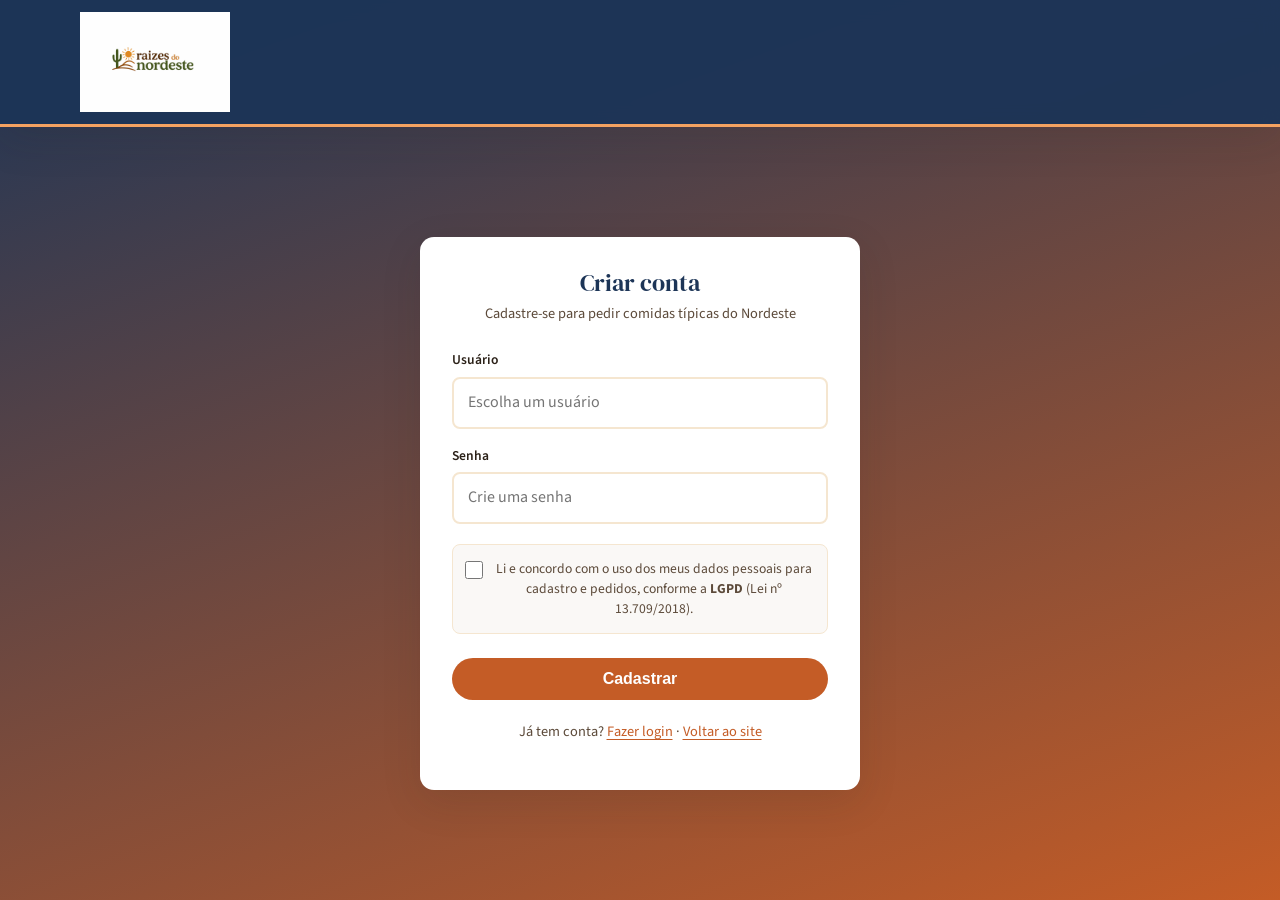
<file: cadastro.html>
<!DOCTYPE html>
<html lang="pt-br">
<head>
    <meta charset="UTF-8">
    <meta name="viewport" content="width=device-width, initial-scale=1.0">
    <title>Cadastro — Raízes do Nordeste</title>
    <link rel="stylesheet" href="estilo.css">
    <link rel="icon" href="assets/logo.png" type="image/png">
</head>
<body class="pagina-auth">

<header id="topo">
    <div class="topo-inner">
        <a href="index.html" class="marca">
            <img src="assets/logo.png" alt="Raízes do Nordeste">
        </a>
    </div>
</header>

<main class="auth-main">
    <div class="login-box">
        <h2>Criar conta</h2>
        <p class="subtitulo">Cadastre-se para pedir comidas típicas do Nordeste</p>

        <div id="msg-cadastro" class="mensagem" role="alert" hidden></div>

        <form id="form-cadastro">
        <div class="campo">
            <label for="cad-user">Usuário</label>
            <input type="text" id="cad-user" placeholder="Escolha um usuário" autocomplete="username" required>
        </div>
        <div class="campo">
            <label for="cad-pass">Senha</label>
            <input type="password" id="cad-pass" placeholder="Crie uma senha" autocomplete="new-password" required>
        </div>

        <div class="lgpd-box">
            <label class="lgpd-check" for="lgpd-cadastro">
                <input type="checkbox" id="lgpd-cadastro" required>
                <span>Li e concordo com o uso dos meus dados pessoais para cadastro e pedidos, conforme a <strong>LGPD</strong> (Lei nº 13.709/2018).</span>
            </label>
        </div>

        <button type="submit" class="btn-submit" id="btn-cadastro">Cadastrar</button>
        </form>

        <p class="links-auth">Já tem conta? <a href="login.html">Fazer login</a> · <a href="index.html">Voltar ao site</a></p>
    </div>
</main>

<script src="js/auth.js"></script>
<script>
if (Auth.estaLogado()) {
    window.location.href = "index.html";
}
</script>
</body>
</html>
</file>
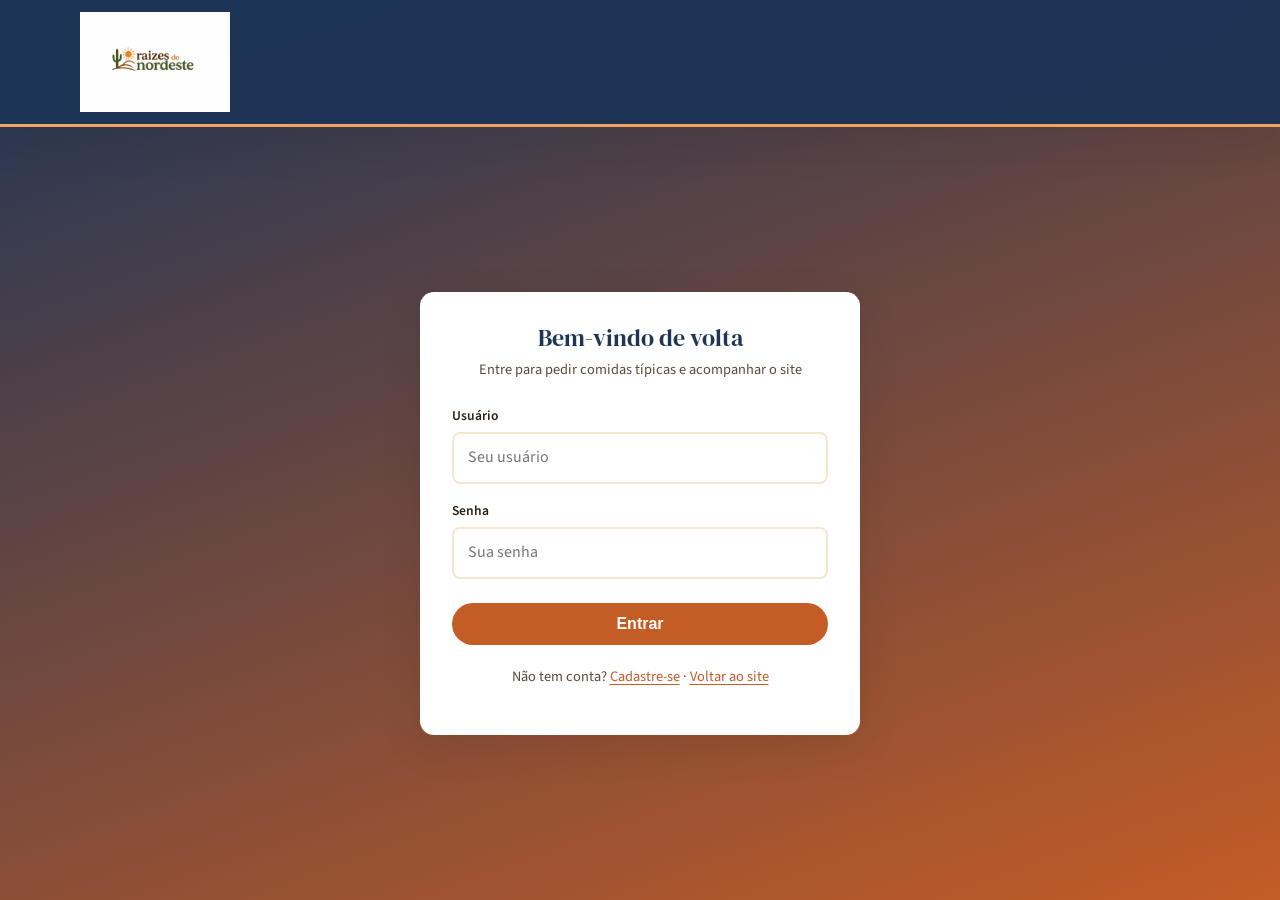
<file: compras.html>
<!DOCTYPE html>
<html lang="pt-br">
<head>
    <meta charset="UTF-8">
    <meta name="viewport" content="width=device-width, initial-scale=1.0">
    <title>Pedir comida — Raízes do Nordeste</title>
    <link rel="stylesheet" href="estilo.css">
    <link rel="stylesheet" href="compras.css">
    <link rel="icon" href="assets/logo.png" type="image/png">
</head>
<body class="pagina-compras pagina-inicio">

<header id="topo" class="topo-food">
    <div class="topo-inner">
        <a href="index.html" class="marca">
            <img src="assets/logo.png" alt="Raízes do Nordeste">
        </a>

        <button type="button" class="btn-menu" id="btn-menu" aria-label="Abrir menu" aria-expanded="false">☰</button>

        <nav id="nav-principal" aria-label="Principal">
            <ul>
                <li><a href="index.html">Início</a></li>
                <li class="nav-compras-destaque"><a href="compras.html">Pedir comida</a></li>
                <li id="menu-login"><a href="login.html">Login</a></li>
                <li id="menu-cadastro"><a href="cadastro.html">Cadastro</a></li>
                <li id="menu-usuario" style="display: none;"></li>
            </ul>
        </nav>
    </div>
</header>

<div class="compras-topo">
    <div class="compras-topo-inner">
        <div>
            <h1>Sabores do Nordeste</h1>
            <p>Comidas típicas entregues na sua casa</p>
        </div>
        <div class="busca-wrap">
            <input type="search" id="busca-cardapio" placeholder="Buscar prato, doce, bebida..." aria-label="Buscar no cardápio">
        </div>
        <button type="button" class="btn-carrinho-topo" id="btn-carrinho-topo">
            🛒 Carrinho
            <span class="badge-carrinho" id="badge-carrinho" hidden>0</span>
        </button>
    </div>
</div>

<main class="compras-layout">
    <div class="filtro-categorias" id="filtro-categorias"></div>

    <p id="cardapio-vazio" class="cardapio-vazio" hidden>Nenhum item encontrado. Tente outra busca ou categoria.</p>
    <div class="lista-produtos" id="lista-produtos"></div>
</main>

<!-- Painel lateral do carrinho (estilo app de delivery) -->
<div class="overlay-carrinho" id="overlay-carrinho" aria-hidden="true"></div>

<aside class="painel-carrinho" id="painel-carrinho" aria-label="Seu carrinho">
    <div class="carrinho-cabecalho">
        <h2>Seu pedido</h2>
        <button type="button" class="btn-fechar" id="btn-fechar-carrinho" aria-label="Fechar carrinho">×</button>
    </div>

    <div class="itens-carrinho" id="itens-carrinho">
        <p class="carrinho-vazio">Carregando...</p>
    </div>

    <div class="carrinho-rodape">
        <div id="resumo-valores"></div>

        <p id="msg-checkout" class="msg-checkout" hidden></p>

        <div class="campo-checkout">
            <label for="endereco-entrega">Endereço de entrega</label>
            <input type="text" id="endereco-entrega" placeholder="Rua, número, bairro, cidade">
        </div>
        <div class="campo-checkout">
            <label for="forma-pagamento">Pagamento</label>
            <select id="forma-pagamento">
                <option value="pix">PIX</option>
                <option value="cartao">Cartão</option>
                <option value="dinheiro">Dinheiro</option>
            </select>
        </div>

        <label class="lgpd-check lgpd-checkout">
            <input type="checkbox" id="lgpd-checkout">
            <span>Autorizo o uso dos meus dados para processar este pedido, em conformidade com a <strong>LGPD</strong>.</label>

        <button type="button" class="btn-finalizar" id="btn-finalizar" disabled>Finalizar pedido</button>
        <button type="button" class="btn-limpar" id="btn-limpar-carrinho">Limpar carrinho</button>
    </div>
</aside>

<div class="modal-sucesso" id="modal-sucesso" hidden role="dialog" aria-labelledby="titulo-sucesso">
    <div class="modal-caixa">
        <h3 id="titulo-sucesso">Pedido confirmado! 🎉</h3>
        <p id="texto-sucesso"></p>
        <button type="button" class="btn btn-primario" id="btn-fechar-sucesso">Continuar comprando</button>
    </div>
</div>

<!-- Ordem importa: auth → cardápio → carrinho → interface -->
<script src="js/auth.js"></script>
<script src="js/cardapio.js"></script>
<script src="js/imagem-produto.js"></script>
<script src="js/carrinho.js"></script>
<script src="js/compras.js"></script>
</body>
</html>
</file>
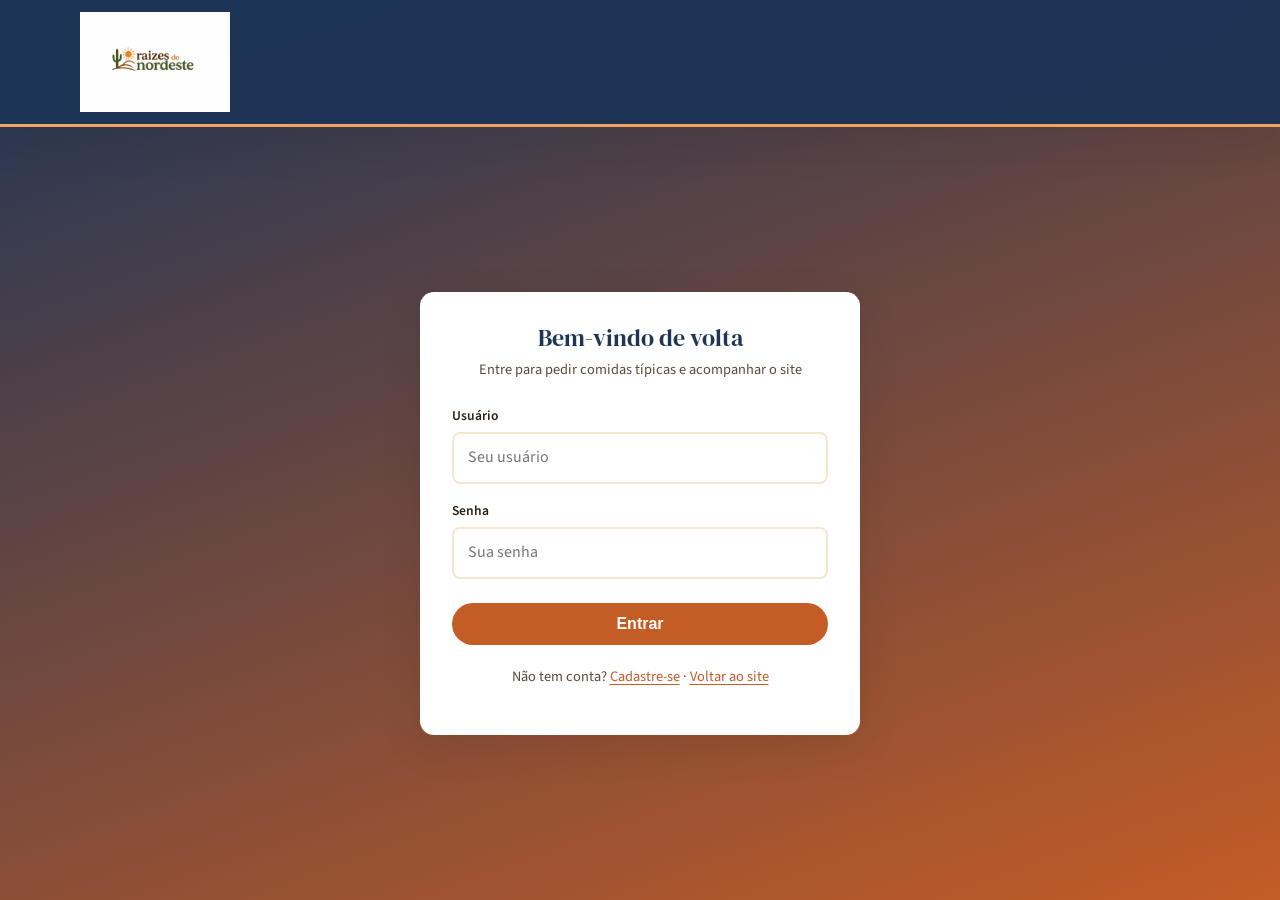
<file: login.html>
<!DOCTYPE html>
<html lang="pt-br">
<head>
    <meta charset="UTF-8">
    <meta name="viewport" content="width=device-width, initial-scale=1.0">
    <title>Login — Raízes do Nordeste</title>
    <link rel="stylesheet" href="estilo.css">
    <link rel="icon" href="assets/logo.png" type="image/png">
</head>
<body class="pagina-auth">

<header id="topo">
    <div class="topo-inner">
        <a href="index.html" class="marca">
            <img src="assets/logo.png" alt="Raízes do Nordeste">
        </a>
    </div>
</header>

<main class="auth-main">
    <div class="login-box">
        <h2>Bem-vindo de volta</h2>
        <p class="subtitulo">Entre para pedir comidas típicas e acompanhar o site</p>

        <div id="msg-login" class="mensagem" role="alert" hidden></div>

        <form id="form-login">
        <div class="campo">
            <label for="login-user">Usuário</label>
            <input type="text" id="login-user" placeholder="Seu usuário" autocomplete="username" required>
        </div>
        <div class="campo">
            <label for="login-pass">Senha</label>
            <input type="password" id="login-pass" placeholder="Sua senha" autocomplete="current-password" required>
        </div>

        <button type="submit" class="btn-submit" id="btn-login">Entrar</button>
        </form>

        <p class="links-auth">Não tem conta? <a href="cadastro.html">Cadastre-se</a> · <a href="index.html">Voltar ao site</a></p>
    </div>
</main>

<script src="js/auth.js"></script>
<script>
if (Auth.estaLogado()) {
    Auth.redirecionarAposLogin("index.html");
}
</script>
</body>
</html>
</file>
<file: estilo.css>
@import url("https://fonts.googleapis.com/css2?family=DM+Serif+Display:ital@0;1&family=Source+Sans+3:wght@400;600;700&display=swap");

:root {
    --terracota: #c45c26;
    --terracota-escuro: #9a4418;
    --sol: #f4a261;
    --areia: #fef3e2;
    --areia-escura: #f5e6d0;
    --mar: #1d3557;
    --verde: #2a9d8f;
    --texto: #2b2118;
    --texto-suave: #5c4a3a;
    --branco: #ffffff;
    --sombra: 0 12px 40px rgba(43, 33, 24, 0.12);
    --raio: 14px;
    --largura: min(1120px, 92vw);
}

*,
*::before,
*::after {
    box-sizing: border-box;
}

html {
    scroll-behavior: smooth;
}

body {
    margin: 0;
    font-family: "Source Sans 3", system-ui, sans-serif;
    color: var(--texto);
    background: var(--areia);
    line-height: 1.6;
}

img {
    max-width: 100%;
    display: block;
}

a {
    color: var(--terracota);
    text-decoration-thickness: 1px;
    text-underline-offset: 3px;
}

a:hover {
    color: var(--terracota-escuro);
}

h1,
h2,
h3 {
    font-family: "DM Serif Display", Georgia, serif;
    font-weight: 400;
    line-height: 1.15;
    margin: 0 0 0.6em;
}

/* ========== HEADER ========== */

#topo {
    position: sticky;
    top: 0;
    z-index: 100;
    background: rgba(29, 53, 87, 0.96);
    backdrop-filter: blur(10px);
    border-bottom: 3px solid var(--sol);
    box-shadow: var(--sombra);
}

.topo-inner {
    width: var(--largura);
    margin: 0 auto;
    padding: 0.75rem 0;
    display: flex;
    align-items: center;
    justify-content: space-between;
    gap: 1rem;
}

.marca {
    display: flex;
    align-items: center;
    gap: 0.75rem;
    color: var(--branco);
    text-decoration: none;
}

.marca img {
    height: 100px;
    width: auto;
    max-width: 200px;
    object-fit: contain;
}

.marca strong {
    font-family: "DM Serif Display", serif;
    font-size: 1.15rem;
    font-weight: 400;
    line-height: 1.2;
}

.marca span {
    display: block;
    font-size: 0.7rem;
    opacity: 0.85;
    font-family: "Source Sans 3", sans-serif;
    letter-spacing: 0.06em;
    text-transform: uppercase;
}

nav ul {
    list-style: none;
    margin: 0;
    padding: 0;
    display: flex;
    flex-wrap: wrap;
    align-items: center;
    gap: 0.35rem 1.1rem;
}

nav a {
    color: var(--branco);
    text-decoration: none;
    font-weight: 600;
    font-size: 0.95rem;
    padding: 0.35rem 0;
    border-bottom: 2px solid transparent;
    transition: border-color 0.2s, color 0.2s;
}

nav a:hover {
    color: var(--sol);
    border-bottom-color: var(--sol);
}

.btn-menu {
    display: none;
    background: transparent;
    border: 2px solid var(--sol);
    color: var(--branco);
    padding: 0.4rem 0.65rem;
    border-radius: 8px;
    cursor: pointer;
    font-size: 1.1rem;
}

#menu-usuario {
    display: flex;
    align-items: center;
    gap: 8px;
}

.icone-usuario {
    width: 30px;
    height: 30px;
    border-radius: 50%;
    background: var(--sol);
    color: var(--mar);
    display: flex;
    align-items: center;
    justify-content: center;
    font-weight: 700;
    font-size: 0.85rem;
}

.nome-usuario {
    color: var(--branco);
    font-size: 0.9rem;
}

.btn-sair {
    background: transparent;
    border: 1px solid rgba(255, 255, 255, 0.5);
    color: var(--branco);
    cursor: pointer;
    font-size: 0.8rem;
    padding: 0.25rem 0.6rem;
    border-radius: 6px;
}

.btn-sair:hover {
    background: rgba(255, 255, 255, 0.1);
    border-color: var(--branco);
}

.nav-compras-destaque a {
    color: var(--sol) !important;
    font-weight: 700;
}

/* ========== HERO ========== */

.hero {
    position: relative;
    min-height: 78vh;
    display: flex;
    align-items: center;
    overflow: hidden;
    background: linear-gradient(135deg, var(--mar) 0%, #264a73 45%, var(--terracota) 100%);
    color: var(--branco);
}

.hero::before {
    content: "";
    position: absolute;
    inset: 0;
    background:
        radial-gradient(circle at 85% 20%, rgba(244, 162, 97, 0.35), transparent 45%),
        repeating-linear-gradient(
            -12deg,
            transparent,
            transparent 28px,
            rgba(255, 255, 255, 0.03) 28px,
            rgba(255, 255, 255, 0.03) 30px
        );
    pointer-events: none;
}

.hero-inner {
    position: relative;
    width: var(--largura);
    margin: 0 auto;
    padding: 4rem 0 5rem;
    display: grid;
    grid-template-columns: 1.2fr 0.8fr;
    gap: 2.5rem;
    align-items: center;
}

.hero h1 {
    font-size: clamp(2.4rem, 5vw, 3.6rem);
    color: var(--branco);
    margin-bottom: 0.5rem;
}

.hero h1 em {
    font-style: italic;
    color: var(--sol);
}

.hero-lead {
    font-size: 1.15rem;
    max-width: 32rem;
    opacity: 0.95;
    margin-bottom: 1.75rem;
}

.hero-acoes {
    display: flex;
    flex-wrap: wrap;
    gap: 0.75rem;
}

.btn {
    display: inline-flex;
    align-items: center;
    justify-content: center;
    padding: 0.75rem 1.4rem;
    border-radius: 999px;
    font-weight: 700;
    font-size: 0.95rem;
    border: none;
    cursor: pointer;
    text-decoration: none;
    transition: transform 0.15s, box-shadow 0.2s, background 0.2s;
}

.btn:hover {
    transform: translateY(-2px);
}

.btn-primario {
    background: var(--sol);
    color: var(--mar);
    box-shadow: 0 8px 24px rgba(244, 162, 97, 0.4);
}

.btn-primario:hover {
    background: #ffc078;
    color: var(--mar);
}

.btn-secundario {
    background: transparent;
    color: var(--branco);
    border: 2px solid rgba(255, 255, 255, 0.6);
}

.btn-secundario:hover {
    border-color: var(--branco);
    color: var(--branco);
}

.hero-card {
    background: rgba(254, 243, 226, 0.12);
    border: 1px solid rgba(255, 255, 255, 0.2);
    border-radius: var(--raio);
    padding: 1.75rem;
    backdrop-filter: blur(6px);
}

.hero-card h3 {
    color: var(--sol);
    font-size: 1.25rem;
}

.hero-card ul {
    margin: 0;
    padding-left: 1.1rem;
    opacity: 0.92;
}

.hero-card li {
    margin-bottom: 0.45rem;
}

/* ========== SEÇÕES ========== */

.secao {
    padding: 4.5rem 0;
}

.secao-inner {
    width: var(--largura);
    margin: 0 auto;
}

.secao-cabecalho {
    max-width: 38rem;
    margin-bottom: 2.5rem;
}

.secao-cabecalho p {
    color: var(--texto-suave);
    font-size: 1.05rem;
    margin: 0;
}

.etiqueta {
    display: inline-block;
    font-size: 0.75rem;
    font-weight: 700;
    letter-spacing: 0.1em;
    text-transform: uppercase;
    color: var(--terracota);
    margin-bottom: 0.5rem;
}

.secao h2 {
    font-size: clamp(1.8rem, 3.5vw, 2.4rem);
    color: var(--mar);
}

.secao--clara {
    background: var(--branco);
}

.secao--areia {
    background: var(--areia-escura);
}

/* ========== GRID CARDS ========== */

.grid-cards {
    display: grid;
    grid-template-columns: repeat(auto-fit, minmax(260px, 1fr));
    gap: 1.5rem;
}

.card {
    background: var(--branco);
    border-radius: var(--raio);
    padding: 1.5rem;
    box-shadow: var(--sombra);
    border-top: 4px solid var(--sol);
    transition: transform 0.2s;
}

.card:hover {
    transform: translateY(-4px);
}

.card-icone {
    width: 48px;
    height: 48px;
    border-radius: 12px;
    display: flex;
    align-items: center;
    justify-content: center;
    font-size: 1.5rem;
    margin-bottom: 1rem;
}

.card-icone--musica { background: #fde8d4; }
.card-icone--comida { background: #d8f3ef; }
.card-icone--festa { background: #e8eaf6; }
.card-icone--arte { background: #fce4ec; }

.card h3 {
    font-size: 1.25rem;
    color: var(--mar);
}

.card p {
    color: var(--texto-suave);
    margin: 0;
    font-size: 0.95rem;
}

/* ========== REGIÕES ========== */

.regioes {
    display: grid;
    grid-template-columns: repeat(auto-fit, minmax(140px, 1fr));
    gap: 1rem;
}

.regiao {
    text-align: center;
    padding: 1.25rem 0.75rem;
    background: var(--branco);
    border-radius: var(--raio);
    box-shadow: var(--sombra);
}

.regiao strong {
    display: block;
    font-size: 1.5rem;
    color: var(--terracota);
    font-family: "DM Serif Display", serif;
}

.regiao span {
    font-size: 0.85rem;
    color: var(--texto-suave);
}

/* ========== CITAÇÃO ========== */

.citacao {
    text-align: center;
    padding: 3rem 1.5rem;
    background: linear-gradient(90deg, var(--terracota), var(--sol));
    color: var(--branco);
}

.citacao blockquote {
    margin: 0 auto;
    max-width: 36rem;
    font-family: "DM Serif Display", serif;
    font-size: clamp(1.35rem, 3vw, 1.85rem);
    font-style: italic;
}

.citacao cite {
    display: block;
    margin-top: 1rem;
    font-family: "Source Sans 3", sans-serif;
    font-size: 0.9rem;
    font-style: normal;
    opacity: 0.9;
}

/* ========== FOOTER ========== */

#rodape {
    background: var(--mar);
    color: rgba(255, 255, 255, 0.85);
    padding: 2.5rem 0 1.5rem;
}

.rodape-inner {
    width: var(--largura);
    margin: 0 auto;
    display: flex;
    flex-wrap: wrap;
    justify-content: space-between;
    gap: 1.5rem;
    align-items: flex-start;
}

#rodape a {
    color: var(--sol);
    text-decoration: none;
}

#rodape a:hover {
    color: var(--branco);
}

.rodape-copy {
    width: 100%;
    margin-top: 1.5rem;
    padding-top: 1rem;
    border-top: 1px solid rgba(255, 255, 255, 0.15);
    font-size: 0.85rem;
    text-align: center;
    opacity: 0.75;
}






.pagina-auth {
    min-height: 100vh;
    display: flex;
    flex-direction: column;
    background: linear-gradient(160deg, var(--mar), var(--terracota));
}

.auth-main {
    flex: 1;
    display: flex;
    align-items: center;
    justify-content: center;
    padding: 2rem 1rem;
}

.login-box {
    width: min(440px, 100%);
    padding: 2rem;
    background: var(--branco);
    border-radius: var(--raio);
    box-shadow: var(--sombra);
    overflow: hidden;
}

.login-box form {
    width: 100%;
    display: flex;
    flex-direction: column;
    align-items: stretch;
}

.login-box h2 {
    color: var(--mar);
    text-align: center;
    margin-bottom: 0.35rem;
}

.login-box .subtitulo {
    text-align: center;
    color: var(--texto-suave);
    font-size: 0.9rem;
    margin: 0 0 1.5rem;
}

.campo {
    margin-bottom: 1rem;
}

.campo label {
    display: block;
    font-weight: 600;
    font-size: 0.85rem;
    margin-bottom: 0.35rem;
    color: var(--texto);
}

.login-box input {
    width: 100%;
    padding: 0.7rem 0.85rem;
    border: 2px solid var(--areia-escura);
    border-radius: 8px;
    font: inherit;
    transition: border-color 0.2s;
}

.login-box input:focus {
    outline: none;
    border-color: var(--sol);
}

.login-box button[type="button"],
.login-box .btn-submit {
    width: 100%;
    margin-top: 0.5rem;
    background: var(--terracota);
    color: var(--branco);
    padding: 0.75rem;
    border: none;
    border-radius: 999px;
    font-weight: 700;
    font-size: 1rem;
    cursor: pointer;
}

.login-box button[type="button"]:hover,
.login-box .btn-submit:hover {
    background: var(--terracota-escuro);
}

.login-box .links-auth {
    text-align: center;
    margin-top: 1.25rem;
    font-size: 0.9rem;
    color: var(--texto-suave);
}

.mensagem {
    padding: 0.65rem 0.85rem;
    border-radius: 8px;
    font-size: 0.9rem;
    margin-bottom: 1rem;
    display: none;
}

.mensagem--erro {
    background: #fde8e8;
    color: #9b1c1c;
    display: block;
}

.mensagem--ok {
    background: #d8f3ef;
    color: #1a5c52;
    display: block;
}

.mensagem[hidden] {
    display: none !important;
}

.login-box .lgpd-box {
    width: 100%;
    max-width: 100%;
    margin: 0.25rem 0 1rem;
    padding: 0.85rem 0.75rem;
    background: #faf8f6;
    border: 1px solid var(--areia-escura);
    border-radius: 8px;
    box-sizing: border-box;
}

.login-box .lgpd-check {
    display: flex;
    align-items: flex-start;
    justify-content: center;
    gap: 0.65rem;
    width: 100%;
    max-width: 100%;
    margin: 0;
    padding: 0;
    font-size: clamp(0.78rem, 2.5vw, 0.85rem);
    line-height: 1.5;
    color: var(--texto-suave);
    cursor: pointer;
    text-align: center;
    box-sizing: border-box;
}

.login-box .lgpd-check input[type="checkbox"] {
    width: 1.1rem;
    height: 1.1rem;
    min-width: 1.1rem;
    margin: 0.15rem 0 0;
    flex-shrink: 0;
    cursor: pointer;
    accent-color: var(--terracota);
}

.login-box .lgpd-check span {
    flex: 1;
    min-width: 0;
    max-width: 100%;
    overflow-wrap: break-word;
    word-wrap: break-word;
    hyphens: auto;
}

@media (max-width: 380px) {
    .login-box {
        padding: 1.5rem 1.15rem;
    }

    .login-box .lgpd-check {
        flex-direction: column;
        align-items: center;
        text-align: center;
    }

    .login-box .lgpd-check input[type="checkbox"] {
        margin: 0 auto 0.35rem;
    }
}

/* ========== HOME DELIVERY (index) ========== */

.pagina-inicio {
    background: #f5f5f5;
}

#topo.topo-food {
    background: var(--branco);
    border-bottom: 1px solid #ebebeb;
    box-shadow: 0 2px 12px rgba(0, 0, 0, 0.06);
}

#topo.topo-food .marca {
    color: var(--texto);
}

#topo.topo-food .marca span {
    color: var(--texto-suave);
    opacity: 1;
}

#topo.topo-food nav a {
    color: var(--texto);
}

#topo.topo-food nav a:hover {
    color: var(--terracota);
    border-bottom-color: var(--terracota);
}

#topo.topo-food .btn-menu {
    border-color: var(--terracota);
    color: var(--terracota);
}

#topo.topo-food .nome-usuario {
    color: var(--texto);
}

#topo.topo-food .btn-sair {
    color: var(--texto);
    border-color: #ccc;
}

#topo.topo-food .nav-compras-destaque a {
    color: var(--terracota) !important;
}

.btn-nav-cadastro {
    background: var(--terracota) !important;
    color: var(--branco) !important;
    padding: 0.4rem 0.9rem !important;
    border-radius: 999px !important;
    border-bottom: none !important;
}

.btn-nav-cadastro:hover {
    background: var(--terracota-escuro) !important;
    color: var(--branco) !important;
}

.hero-food {
    background: linear-gradient(125deg, #fff5eb 0%, #ffe8d6 40%, #ffd4b8 100%);
    padding: 2.5rem 0 3rem;
    overflow: hidden;
}

.hero-food-inner {
    width: var(--largura);
    margin: 0 auto;
    display: grid;
    grid-template-columns: 1.1fr 0.9fr;
    gap: 2rem;
    align-items: center;
}

.badge-entrega {
    display: inline-block;
    background: var(--branco);
    color: var(--terracota);
    font-size: 0.8rem;
    font-weight: 700;
    padding: 0.35rem 0.75rem;
    border-radius: 999px;
    margin-bottom: 1rem;
    box-shadow: 0 2px 8px rgba(196, 92, 38, 0.15);
}

.hero-food h1 {
    font-size: clamp(2rem, 4.5vw, 3rem);
    color: var(--mar);
    margin-bottom: 0.75rem;
}

.hero-food h1 em {
    color: var(--terracota);
    font-style: italic;
}

.hero-food-texto > p {
    color: var(--texto-suave);
    font-size: 1.05rem;
    max-width: 28rem;
    margin-bottom: 1.5rem;
}

.busca-hero {
    display: flex;
    max-width: 420px;
    background: var(--branco);
    border-radius: 12px;
    overflow: hidden;
    box-shadow: 0 4px 20px rgba(0, 0, 0, 0.08);
    margin-bottom: 1.25rem;
    border: 2px solid transparent;
}

.busca-hero:focus-within {
    border-color: var(--terracota);
}

.busca-hero input {
    flex: 1;
    border: none;
    padding: 0.85rem 1rem;
    font: inherit;
    outline: none;
}

.busca-hero button {
    background: var(--terracota);
    color: var(--branco);
    border: none;
    padding: 0 1.25rem;
    font-weight: 700;
    cursor: pointer;
}

.busca-hero button:hover {
    background: var(--terracota-escuro);
}

.hero-food-botoes {
    display: flex;
    flex-wrap: wrap;
    gap: 0.65rem;
}

.btn-food-primario {
    background: var(--terracota);
    color: var(--branco);
    box-shadow: 0 6px 20px rgba(196, 92, 38, 0.35);
}

.btn-food-primario:hover {
    background: var(--terracota-escuro);
    color: var(--branco);
}

.btn-food-secundario {
    background: var(--branco);
    color: var(--mar);
    border: 2px solid #e0e0e0;
}

.btn-food-secundario:hover {
    border-color: var(--terracota);
    color: var(--terracota);
}

.btn-grande {
    padding: 1rem 2rem;
    font-size: 1.05rem;
}

.hero-food-visual {
    position: relative;
    min-height: 280px;
    display: flex;
    align-items: center;
    justify-content: center;
}

.prato-flutuante {
    position: absolute;
    font-size: 3.5rem;
    background: var(--branco);
    width: 88px;
    height: 88px;
    border-radius: 50%;
    display: flex;
    align-items: center;
    justify-content: center;
    box-shadow: 0 8px 24px rgba(0, 0, 0, 0.1);
    animation: flutuar 4s ease-in-out infinite;
}

.prato-1 { top: 10%; left: 15%; animation-delay: 0s; }
.prato-2 { top: 5%; right: 10%; animation-delay: 0.5s; }
.prato-3 { bottom: 25%; left: 5%; animation-delay: 1s; }
.prato-4 { bottom: 15%; right: 20%; animation-delay: 1.5s; }

@keyframes flutuar {
    0%, 100% { transform: translateY(0); }
    50% { transform: translateY(-10px); }
}

.hero-food-card-info {
    position: relative;
    z-index: 2;
    background: var(--mar);
    color: var(--branco);
    padding: 1.25rem 1.5rem;
    border-radius: var(--raio);
    text-align: center;
    box-shadow: var(--sombra);
}

.hero-food-card-info strong {
    display: block;
    font-size: 1.35rem;
}

.hero-food-card-info span {
    font-size: 0.9rem;
    opacity: 0.9;
}

.faixa-beneficios {
    background: var(--branco);
    border-bottom: 1px solid #eee;
    padding: 1rem 0;
}

.faixa-inner {
    width: var(--largura);
    margin: 0 auto;
    display: grid;
    grid-template-columns: repeat(auto-fit, minmax(160px, 1fr));
    gap: 1rem;
}

.beneficio {
    display: flex;
    align-items: center;
    gap: 0.65rem;
}

.beneficio span:first-child {
    font-size: 1.5rem;
}

.beneficio strong {
    display: block;
    font-size: 0.9rem;
    color: var(--texto);
}

.beneficio small {
    font-size: 0.75rem;
    color: var(--texto-suave);
}

.secao-food {
    padding: 2.5rem 0;
}

.secao-food--cinza {
    background: #fafafa;
}

.secao-food-inner {
    width: var(--largura);
    margin: 0 auto;
}

.secao-food h2 {
    font-size: 1.5rem;
    color: var(--mar);
    margin-bottom: 1rem;
}

.secao-food-sub {
    color: var(--texto-suave);
    margin: -0.5rem 0 1.5rem;
}

.secao-food-topo {
    display: flex;
    justify-content: space-between;
    align-items: flex-end;
    gap: 1rem;
    margin-bottom: 1.25rem;
    flex-wrap: wrap;
}

.secao-food-topo p {
    color: var(--texto-suave);
    margin: 0.25rem 0 0;
    font-size: 0.95rem;
}

.link-ver-tudo {
    font-weight: 700;
    text-decoration: none;
    white-space: nowrap;
}

.categorias-scroll {
    display: flex;
    gap: 0.75rem;
    overflow-x: auto;
    padding-bottom: 0.5rem;
    scrollbar-width: thin;
}

.cat-card {
    flex-shrink: 0;
    display: flex;
    flex-direction: column;
    align-items: center;
    gap: 0.35rem;
    min-width: 90px;
    padding: 1rem 0.75rem;
    background: var(--branco);
    border: 1px solid #eee;
    border-radius: var(--raio);
    cursor: pointer;
    font-weight: 600;
    font-size: 0.85rem;
    transition: border-color 0.2s, box-shadow 0.2s;
}

.cat-card:hover {
    border-color: var(--terracota);
    box-shadow: 0 4px 12px rgba(196, 92, 38, 0.15);
}

.cat-emoji {
    font-size: 1.75rem;
}

.grid-destaques {
    display: grid;
    grid-template-columns: repeat(auto-fill, minmax(260px, 1fr));
    gap: 1rem;
}

.destaque-card {
    background: var(--branco);
    border-radius: var(--raio);
    overflow: hidden;
    box-shadow: 0 2px 12px rgba(0, 0, 0, 0.06);
    transition: transform 0.2s;
}

.destaque-card:hover {
    transform: translateY(-3px);
}

.destaque-foto {
    height: 140px;
}

.destaque-corpo {
    padding: 1rem;
}

.destaque-corpo h3 {
    font-size: 1.05rem;
    color: var(--mar);
    margin-bottom: 0.2rem;
}

.destaque-corpo p {
    font-size: 0.82rem;
    color: var(--texto-suave);
    margin: 0 0 0.75rem;
    line-height: 1.4;
}

.destaque-rodape {
    display: flex;
    align-items: center;
    justify-content: space-between;
    gap: 0.5rem;
}

.destaque-rodape strong {
    color: var(--terracota);
}

.btn-adicionar-home {
    background: var(--verde);
    color: var(--branco);
    border: none;
    padding: 0.45rem 0.85rem;
    border-radius: 8px;
    font-weight: 700;
    font-size: 0.8rem;
    cursor: pointer;
}

.btn-adicionar-home:hover {
    filter: brightness(1.06);
}


.sobre-nos {

    padding: 10px;
    color: #000;
    font-size: 20px;
}


.cta-pedido {
    background: linear-gradient(90deg, var(--terracota), #e07a3a);
    padding: 3rem 1rem;
    text-align: center;
    color: var(--branco);
}

.cta-pedido-inner {
    width: var(--largura);
    margin: 0 auto;
}

.cta-pedido h2 {
    color: var(--branco);
    margin-bottom: 0.5rem;
}

.cta-pedido p {
    opacity: 0.95;
    margin-bottom: 1.25rem;
}

.rodape-food .rodape-links {
    display: flex;
    gap: 1.25rem;
    flex-wrap: wrap;
}

.rodape-food .rodape-links a {
    color: var(--sol);
    text-decoration: none;
    font-weight: 600;
}

@media (max-width: 768px) {
    .hero-food-inner {
        grid-template-columns: 1fr;
    }

    .hero-food-visual {
        min-height: 220px;
        order: -1;
    }

    #topo.topo-food nav.aberto {
        background: var(--branco);
    }
}

/* ========== RESPONSIVO ========== */

@media (max-width: 768px) {
    .btn-menu {
        display: block;
    }

    nav {
        position: absolute;
        top: 100%;
        left: 0;
        right: 0;
        background: var(--mar);
        padding: 0 1rem;
        max-height: 0;
        overflow: hidden;
        transition: max-height 0.3s ease, padding 0.3s;
    }

    nav.aberto {
        max-height: 320px;
        padding: 1rem;
        border-top: 1px solid rgba(255, 255, 255, 0.1);
    }

    nav ul {
        flex-direction: column;
        align-items: flex-start;
    }

    .hero-inner {
        grid-template-columns: 1fr;
        padding: 3rem 0 4rem;
    }

    .hero-card {
        order: -1;
    }
}
</file>
<file: compras.css>
/* ========== PÁGINA DE COMPRAS (estilo delivery) ========== */

body.pagina-compras {
    background: #f5f5f5;
}

.compras-topo {
    background: var(--branco);
    border-bottom: 1px solid #e8e8e8;
    padding: 0.85rem 0;
    position: sticky;
    top: 64px;
    z-index: 50;
}

.compras-topo-inner {
    width: var(--largura);
    margin: 0 auto;
    display: flex;
    flex-wrap: wrap;
    align-items: center;
    gap: 1rem;
    justify-content: space-between;
}

.compras-topo h1 {
    font-size: 1.35rem;
    color: var(--mar);
    margin: 0;
}

.compras-topo p {
    margin: 0;
    font-size: 0.9rem;
    color: var(--texto-suave);
}

.busca-wrap {
    flex: 1;
    min-width: 200px;
    max-width: 360px;
}

.busca-wrap input {
    width: 100%;
    padding: 0.65rem 1rem;
    border: 1px solid #ddd;
    border-radius: 999px;
    font: inherit;
    background: #fafafa;
}

.busca-wrap input:focus {
    outline: none;
    border-color: var(--terracota);
}

.btn-carrinho-topo {
    position: relative;
    display: flex;
    align-items: center;
    gap: 0.4rem;
    background: var(--terracota);
    color: var(--branco);
    border: none;
    padding: 0.6rem 1.1rem;
    border-radius: 999px;
    font-weight: 700;
    cursor: pointer;
    font-size: 0.95rem;
}

.btn-carrinho-topo:hover {
    background: var(--terracota-escuro);
}

.badge-carrinho {
    position: absolute;
    top: -6px;
    right: -4px;
    min-width: 20px;
    height: 20px;
    padding: 0 5px;
    background: var(--sol);
    color: var(--mar);
    font-size: 0.7rem;
    font-weight: 800;
    border-radius: 999px;
    display: flex;
    align-items: center;
    justify-content: center;
}

.badge-carrinho[hidden] {
    display: none;
}

/* Layout principal */
.compras-layout {
    width: var(--largura);
    margin: 0 auto;
    padding: 1.5rem 0 3rem;
}

.filtro-categorias {
    display: flex;
    flex-wrap: wrap;
    gap: 0.5rem;
    margin-bottom: 1.25rem;
    overflow-x: auto;
    padding-bottom: 0.25rem;
}

.pill-categoria {
    flex-shrink: 0;
    border: 1px solid #ddd;
    background: var(--branco);
    padding: 0.45rem 1rem;
    border-radius: 999px;
    font-weight: 600;
    font-size: 0.85rem;
    cursor: pointer;
    color: var(--texto);
}

.pill-categoria:hover {
    border-color: var(--terracota);
}

.pill-categoria.ativa {
    background: var(--terracota);
    border-color: var(--terracota);
    color: var(--branco);
}

.lista-produtos {
    display: grid;
    grid-template-columns: repeat(auto-fill, minmax(280px, 1fr));
    gap: 1rem;
}

.produto-card {
    background: var(--branco);
    border-radius: var(--raio);
    overflow: hidden;
    box-shadow: 0 2px 12px rgba(0, 0, 0, 0.06);
    display: flex;
    flex-direction: column;
    transition: box-shadow 0.2s;
}

.produto-card:hover {
    box-shadow: 0 8px 24px rgba(0, 0, 0, 0.1);
}

/* Fotos dos pratos (arquivo local ou URL — ver assets/pratos/LEIA-ME.txt) */
.produto-foto {
    position: relative;
    height: 140px;
    overflow: hidden;
    background: linear-gradient(135deg, var(--areia), var(--areia-escura));
}

.produto-foto img {
    width: 100%;
    height: 100%;
    object-fit: cover;
    display: block;
}

.produto-foto-emoji {
    display: none;
    position: absolute;
    inset: 0;
    align-items: center;
    justify-content: center;
    font-size: 3rem;
    background: linear-gradient(135deg, var(--areia), var(--areia-escura));
}

.produto-foto.sem-imagem .produto-foto-emoji,
.produto-foto--so-emoji {
    display: flex;
}

.produto-foto.sem-imagem img {
    display: none;
}

.item-foto {
    width: 52px;
    height: 52px;
    min-width: 52px;
    border-radius: 8px;
    flex-shrink: 0;
}

.item-foto img {
    border-radius: 8px;
}

.item-foto .produto-foto-emoji {
    font-size: 1.5rem;
    border-radius: 8px;
}

.produto-info {
    padding: 1rem;
    flex: 1;
    display: flex;
    flex-direction: column;
}

.produto-info h3 {
    font-size: 1.1rem;
    color: var(--mar);
    margin-bottom: 0.25rem;
}

.produto-info p {
    font-size: 0.85rem;
    color: var(--texto-suave);
    margin: 0 0 0.75rem;
    flex: 1;
}

.produto-rodape {
    display: flex;
    align-items: center;
    justify-content: space-between;
    gap: 0.5rem;
}

.produto-rodape strong {
    color: var(--terracota);
    font-size: 1.05rem;
}

.btn-adicionar {
    background: var(--verde);
    color: var(--branco);
    border: none;
    padding: 0.5rem 0.9rem;
    border-radius: 8px;
    font-weight: 700;
    font-size: 0.85rem;
    cursor: pointer;
    white-space: nowrap;
}

.btn-adicionar:hover {
    filter: brightness(1.08);
}

.cardapio-vazio {
    text-align: center;
    padding: 2rem;
    color: var(--texto-suave);
}

/* Overlay + painel carrinho */
.overlay-carrinho {
    position: fixed;
    inset: 0;
    background: rgba(0, 0, 0, 0.45);
    z-index: 200;
    opacity: 0;
    visibility: hidden;
    transition: opacity 0.25s, visibility 0.25s;
}

.overlay-carrinho.visivel {
    opacity: 1;
    visibility: visible;
}

.painel-carrinho {
    position: fixed;
    top: 0;
    right: 0;
    width: min(400px, 100%);
    height: 100%;
    background: var(--branco);
    z-index: 210;
    display: flex;
    flex-direction: column;
    box-shadow: -8px 0 32px rgba(0, 0, 0, 0.15);
    transform: translateX(100%);
    transition: transform 0.3s ease;
}

.painel-carrinho.aberto {
    transform: translateX(0);
}

.carrinho-cabecalho {
    display: flex;
    align-items: center;
    justify-content: space-between;
    padding: 1rem 1.25rem;
    border-bottom: 1px solid #eee;
}

.carrinho-cabecalho h2 {
    margin: 0;
    font-size: 1.2rem;
    color: var(--mar);
}

.btn-fechar {
    background: none;
    border: none;
    font-size: 1.5rem;
    cursor: pointer;
    color: var(--texto-suave);
    line-height: 1;
}

.itens-carrinho {
    flex: 1;
    overflow-y: auto;
    padding: 1rem 1.25rem;
}

.carrinho-vazio {
    text-align: center;
    color: var(--texto-suave);
    padding: 2rem 0;
}

.item-carrinho {
    display: grid;
    grid-template-columns: auto 1fr auto auto;
    gap: 0.5rem 0.75rem;
    align-items: center;
    padding: 0.75rem 0;
    border-bottom: 1px solid #f0f0f0;
}

.item-carrinho .item-foto {
    grid-column: 1;
}

.item-dados {
    display: flex;
    flex-direction: column;
    gap: 0.1rem;
}

.item-dados strong {
    font-size: 0.9rem;
}

.item-dados span {
    font-size: 0.8rem;
    color: var(--texto-suave);
}

.item-qtd {
    display: flex;
    align-items: center;
    gap: 0.35rem;
}

.btn-qtd {
    width: 28px;
    height: 28px;
    border: 1px solid #ddd;
    background: var(--branco);
    border-radius: 6px;
    cursor: pointer;
    font-size: 1rem;
    line-height: 1;
}

.btn-qtd:hover {
    border-color: var(--terracota);
    color: var(--terracota);
}

.item-subtotal {
    font-size: 0.9rem;
    color: var(--terracota);
    white-space: nowrap;
}

.carrinho-rodape {
    padding: 1rem 1.25rem 1.5rem;
    border-top: 1px solid #eee;
    background: #fafafa;
}

.linha-resumo {
    display: flex;
    justify-content: space-between;
    font-size: 0.9rem;
    margin-bottom: 0.35rem;
    color: var(--texto-suave);
}

.linha-resumo.total {
    font-size: 1.1rem;
    font-weight: 700;
    color: var(--texto);
    margin-top: 0.5rem;
    padding-top: 0.5rem;
    border-top: 1px dashed #ddd;
}

.campo-checkout {
    margin-bottom: 0.75rem;
}

.campo-checkout label {
    display: block;
    font-size: 0.8rem;
    font-weight: 600;
    margin-bottom: 0.3rem;
}

.campo-checkout input,
.campo-checkout select {
    width: 100%;
    padding: 0.55rem 0.75rem;
    border: 1px solid #ddd;
    border-radius: 8px;
    font: inherit;
}

.msg-checkout {
    font-size: 0.85rem;
    padding: 0.5rem;
    border-radius: 6px;
    margin-bottom: 0.5rem;
}

.msg-checkout--erro {
    background: #fde8e8;
    color: #9b1c1c;
}

.msg-checkout[hidden] {
    display: none;
}

.lgpd-check {
    display: flex;
    align-items: flex-start;
    gap: 0.5rem;
    font-size: 0.8rem;
    line-height: 1.4;
    color: var(--texto-suave);
    margin: 0.75rem 0;
    cursor: pointer;
}

.lgpd-check input {
    margin-top: 0.2rem;
    flex-shrink: 0;
    width: 1rem;
    height: 1rem;
    cursor: pointer;
}

.lgpd-checkout {
    background: #f9f9f9;
    padding: 0.65rem;
    border-radius: 8px;
    border: 1px solid #eee;
}

.btn-finalizar {
    width: 100%;
    padding: 0.85rem;
    background: var(--terracota);
    color: var(--branco);
    border: none;
    border-radius: 10px;
    font-weight: 700;
    font-size: 1rem;
    cursor: pointer;
    margin-top: 0.5rem;
}

.btn-finalizar:disabled {
    opacity: 0.5;
    cursor: not-allowed;
}

.btn-finalizar:not(:disabled):hover {
    background: var(--terracota-escuro);
}

.btn-limpar {
    width: 100%;
    margin-top: 0.5rem;
    background: transparent;
    border: none;
    color: var(--texto-suave);
    font-size: 0.85rem;
    cursor: pointer;
    text-decoration: underline;
}

body.sem-scroll {
    overflow: hidden;
}

/* Modal sucesso */
.modal-sucesso {
    position: fixed;
    inset: 0;
    z-index: 300;
    display: flex;
    align-items: center;
    justify-content: center;
    padding: 1rem;
    background: rgba(0, 0, 0, 0.5);
}

.modal-sucesso[hidden] {
    display: none;
}

.modal-caixa {
    background: var(--branco);
    border-radius: var(--raio);
    padding: 2rem;
    max-width: 380px;
    text-align: center;
    box-shadow: var(--sombra);
}

.modal-caixa h3 {
    color: var(--verde);
    margin-bottom: 0.5rem;
}

.modal-caixa p {
    color: var(--texto-suave);
    margin-bottom: 1.25rem;
}

@media (max-width: 768px) {
    .compras-topo {
        top: 56px;
    }

    .compras-topo-inner {
        flex-direction: column;
        align-items: stretch;
    }

    .busca-wrap {
        max-width: none;
    }
}
</file>
